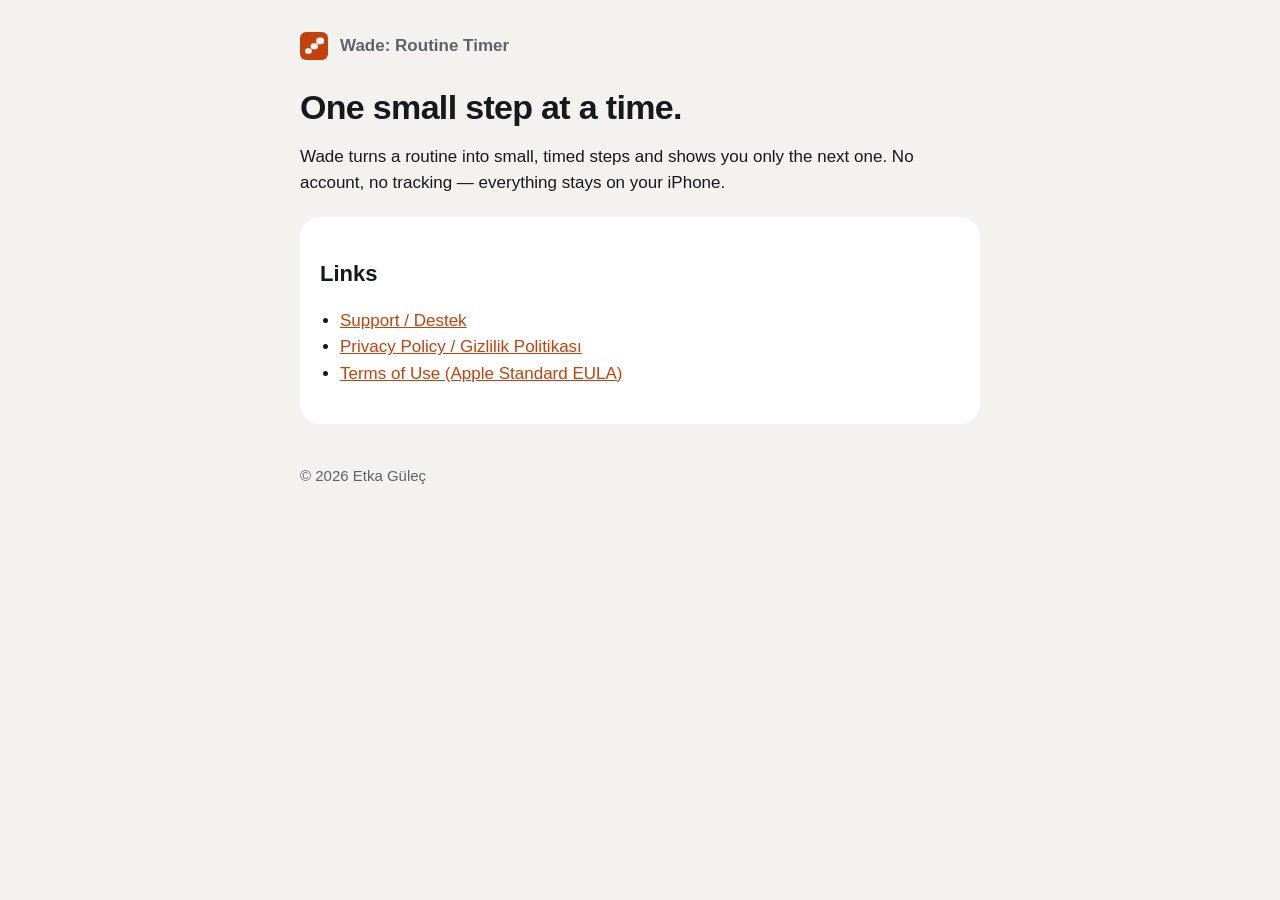
<file: index.html>
<!doctype html>
<html lang="en">
<head>
  <meta charset="utf-8">
  <meta name="viewport" content="width=device-width, initial-scale=1">
  <title>Wade: Routine Timer</title>
  <meta name="description" content="One small step at a time. A calm routine timer for iPhone.">
  <link rel="stylesheet" href="style.css">
</head>
<body>
<main>
  <header>
    <a class="brand" href="./">
      <svg width="28" height="28" viewBox="0 0 100 100" aria-hidden="true"><rect width="100" height="100" rx="22" fill="#C2410C"/><rect x="18" y="58" width="24" height="20" rx="9" fill="#F4F2EE"/><rect x="38" y="40" width="26" height="22" rx="10" fill="#F4F2EE"/><rect x="58" y="20" width="28" height="24" rx="11" fill="#F4F2EE"/></svg>
      Wade: Routine Timer
    </a>
  </header>
  <h1>One small step at a time.</h1>
  <p>Wade turns a routine into small, timed steps and shows you only the next one. No account, no tracking — everything stays on your iPhone.</p>
  <section class="card">
    <h2>Links</h2>
    <ul>
      <li><a href="support.html">Support / Destek</a></li>
      <li><a href="privacy.html">Privacy Policy / Gizlilik Politikası</a></li>
      <li><a href="https://www.apple.com/legal/internet-services/itunes/dev/stdeula/">Terms of Use (Apple Standard EULA)</a></li>
    </ul>
  </section>
  <footer class="muted">© 2026 Etka Güleç</footer>
</main>
</body>
</html>
</file>
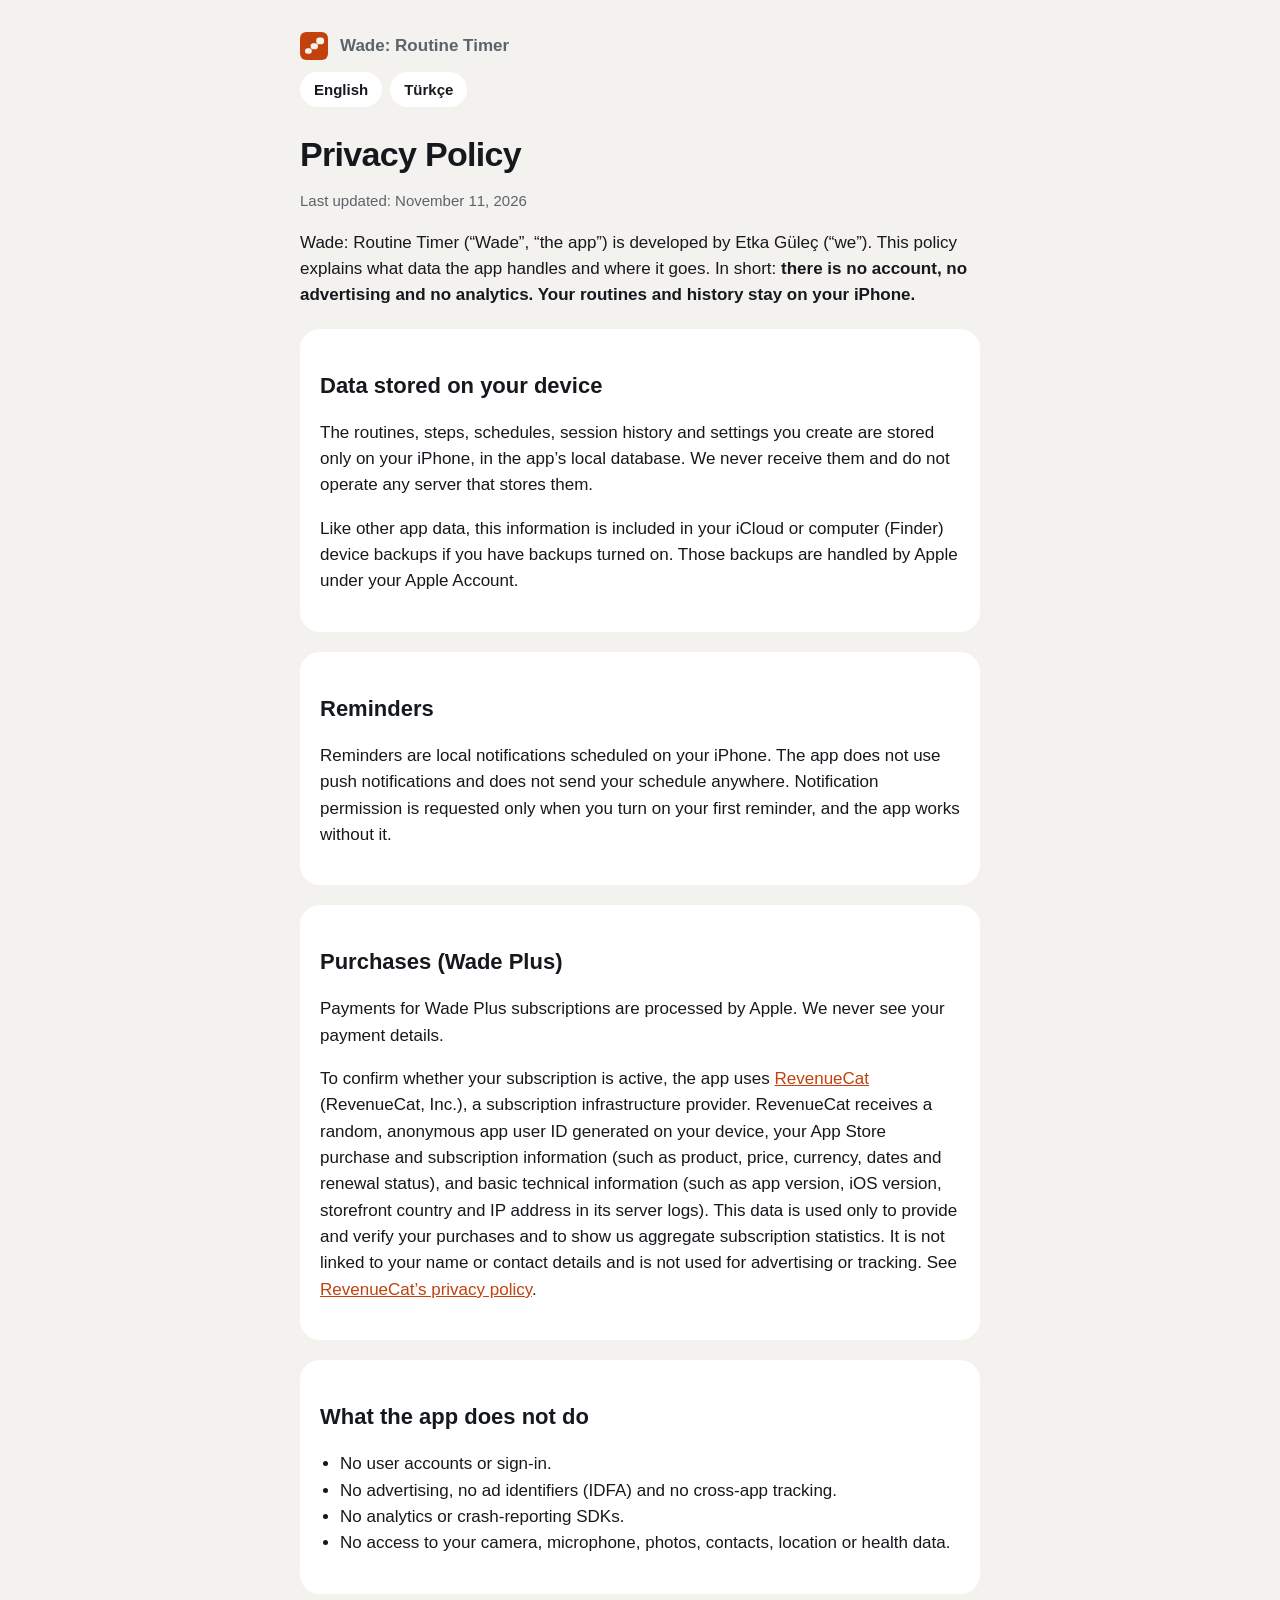
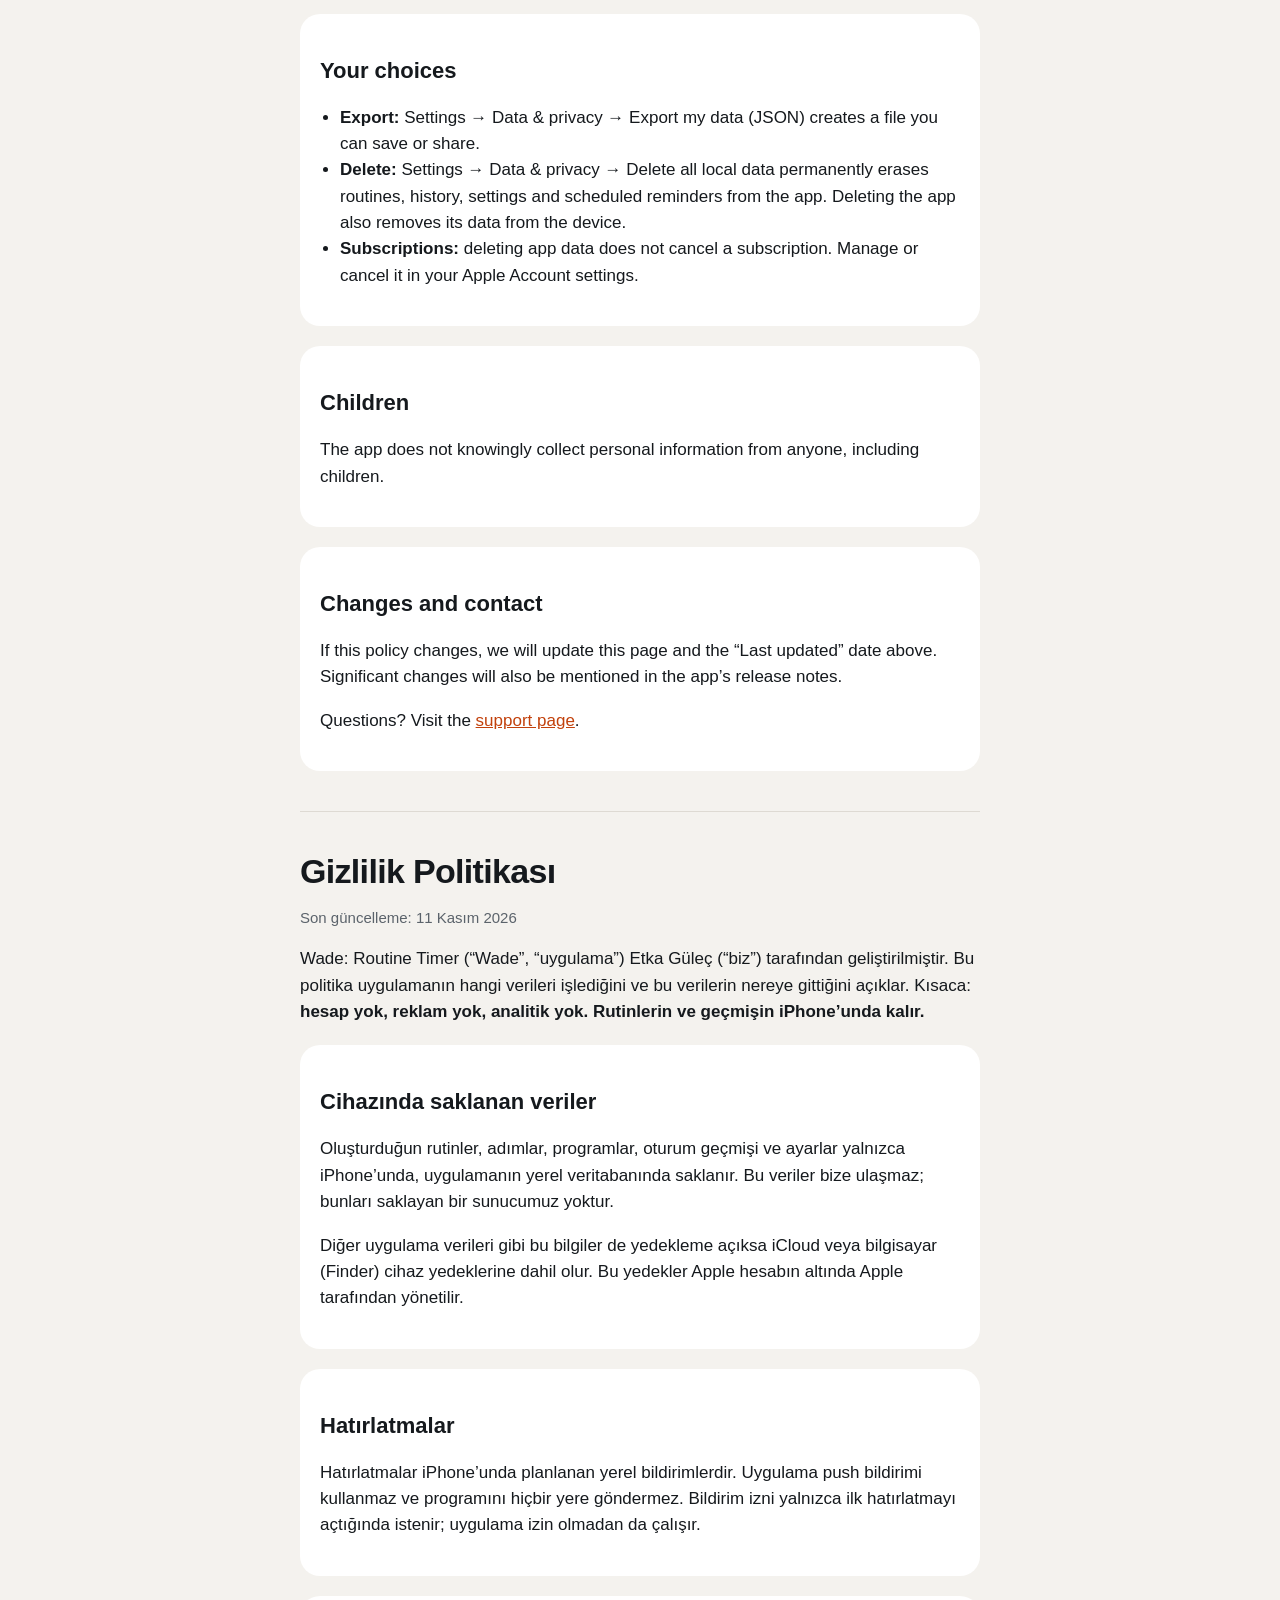
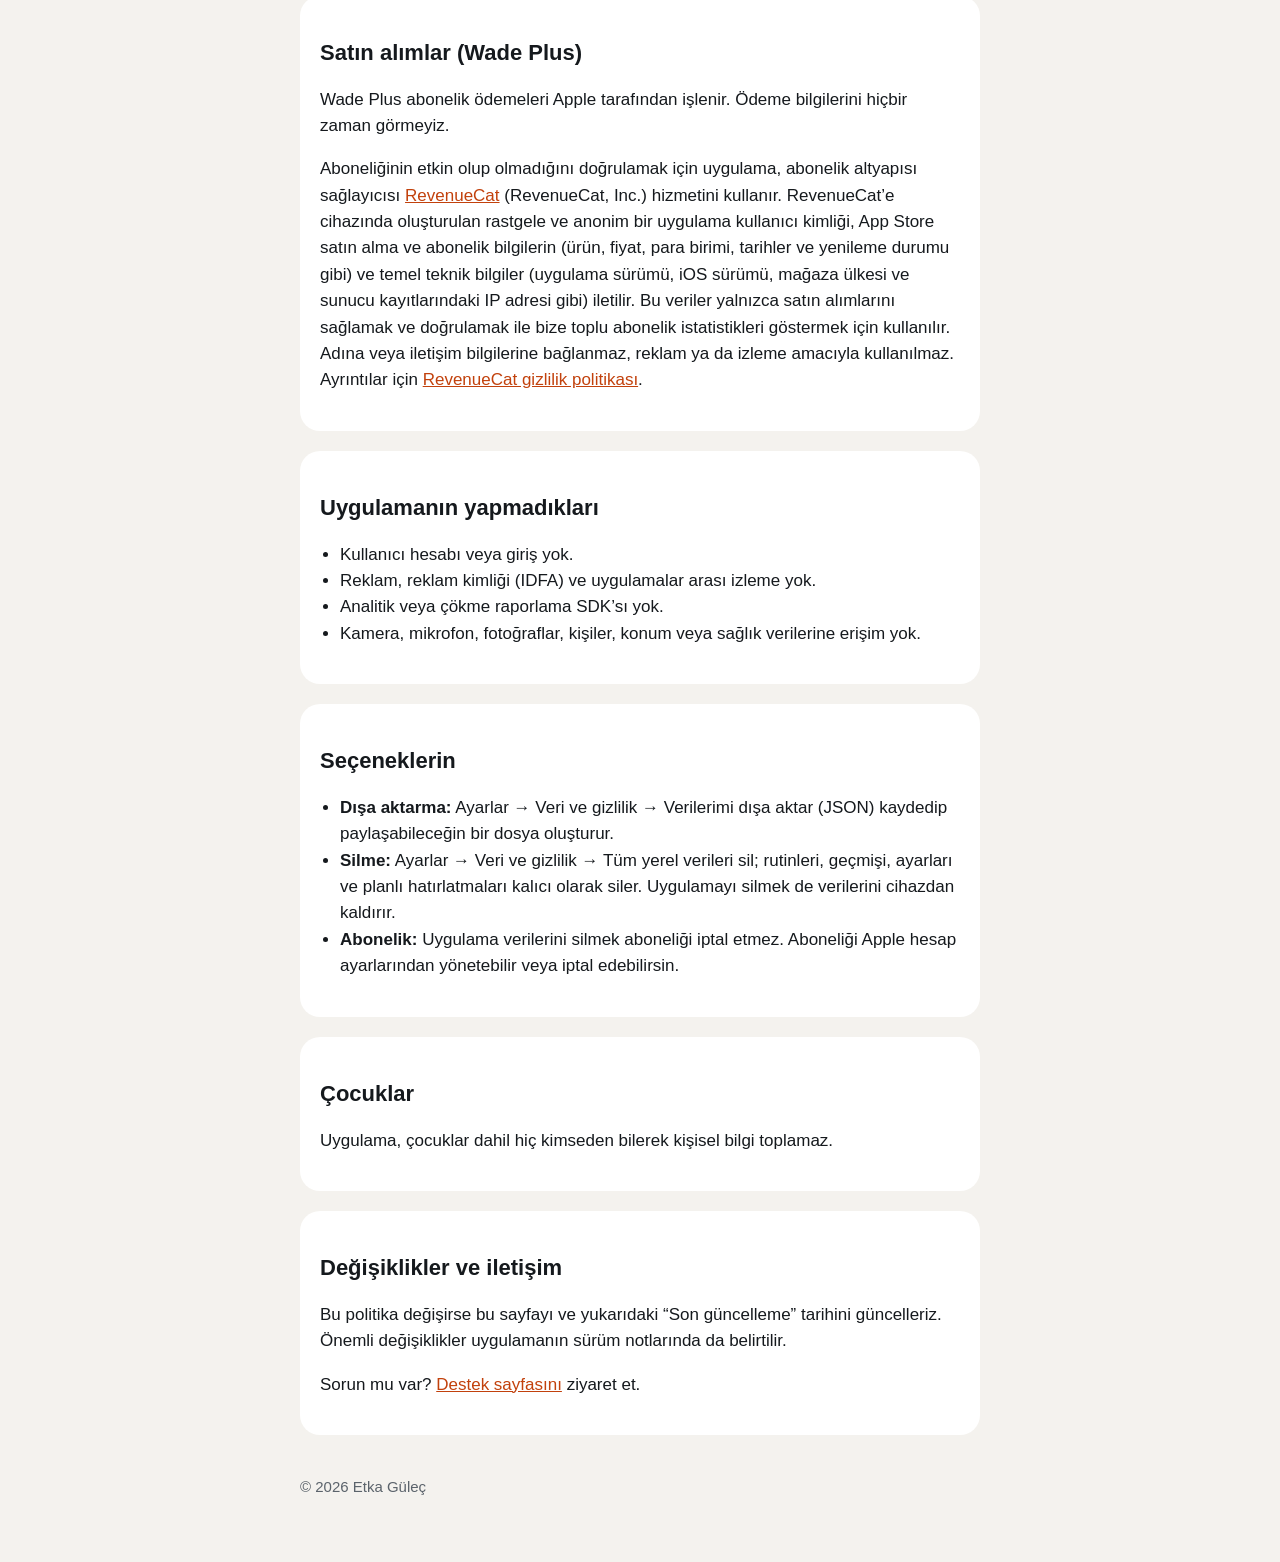
<file: privacy.html>
<!doctype html>
<html lang="en">
<head>
  <meta charset="utf-8">
  <meta name="viewport" content="width=device-width, initial-scale=1">
  <title>Privacy Policy · Wade: Routine Timer</title>
  <meta name="description" content="Privacy policy for Wade: Routine Timer (iOS).">
  <link rel="stylesheet" href="style.css">
</head>
<body>
<main>
  <header>
    <a class="brand" href="./">
      <svg width="28" height="28" viewBox="0 0 100 100" aria-hidden="true"><rect width="100" height="100" rx="22" fill="#C2410C"/><rect x="18" y="58" width="24" height="20" rx="9" fill="#F4F2EE"/><rect x="38" y="40" width="26" height="22" rx="10" fill="#F4F2EE"/><rect x="58" y="20" width="28" height="24" rx="11" fill="#F4F2EE"/></svg>
      Wade: Routine Timer
    </a>
    <nav class="lang"><a href="#en">English</a><a href="#tr">Türkçe</a></nav>
  </header>

  <article id="en" lang="en">
    <h1>Privacy Policy</h1>
    <p class="muted">Last updated: November 11, 2026</p>

    <p>Wade: Routine Timer (“Wade”, “the app”) is developed by Etka Güleç (“we”). This policy explains what data the app handles and where it goes. In short: <strong>there is no account, no advertising and no analytics. Your routines and history stay on your iPhone.</strong></p>

    <section class="card">
      <h2>Data stored on your device</h2>
      <p>The routines, steps, schedules, session history and settings you create are stored only on your iPhone, in the app’s local database. We never receive them and do not operate any server that stores them.</p>
      <p>Like other app data, this information is included in your iCloud or computer (Finder) device backups if you have backups turned on. Those backups are handled by Apple under your Apple Account.</p>
    </section>

    <section class="card">
      <h2>Reminders</h2>
      <p>Reminders are local notifications scheduled on your iPhone. The app does not use push notifications and does not send your schedule anywhere. Notification permission is requested only when you turn on your first reminder, and the app works without it.</p>
    </section>

    <section class="card">
      <h2>Purchases (Wade Plus)</h2>
      <p>Payments for Wade Plus subscriptions are processed by Apple. We never see your payment details.</p>
      <p>To confirm whether your subscription is active, the app uses <a href="https://www.revenuecat.com/">RevenueCat</a> (RevenueCat, Inc.), a subscription infrastructure provider. RevenueCat receives a random, anonymous app user ID generated on your device, your App Store purchase and subscription information (such as product, price, currency, dates and renewal status), and basic technical information (such as app version, iOS version, storefront country and IP address in its server logs). This data is used only to provide and verify your purchases and to show us aggregate subscription statistics. It is not linked to your name or contact details and is not used for advertising or tracking. See <a href="https://www.revenuecat.com/privacy/">RevenueCat’s privacy policy</a>.</p>
    </section>

    <section class="card">
      <h2>What the app does not do</h2>
      <ul>
        <li>No user accounts or sign-in.</li>
        <li>No advertising, no ad identifiers (IDFA) and no cross-app tracking.</li>
        <li>No analytics or crash-reporting SDKs.</li>
        <li>No access to your camera, microphone, photos, contacts, location or health data.</li>
      </ul>
    </section>

    <section class="card">
      <h2>Your choices</h2>
      <ul>
        <li><strong>Export:</strong> Settings → Data &amp; privacy → Export my data (JSON) creates a file you can save or share.</li>
        <li><strong>Delete:</strong> Settings → Data &amp; privacy → Delete all local data permanently erases routines, history, settings and scheduled reminders from the app. Deleting the app also removes its data from the device.</li>
        <li><strong>Subscriptions:</strong> deleting app data does not cancel a subscription. Manage or cancel it in your Apple Account settings.</li>
      </ul>
    </section>

    <section class="card">
      <h2>Children</h2>
      <p>The app does not knowingly collect personal information from anyone, including children.</p>
    </section>

    <section class="card">
      <h2>Changes and contact</h2>
      <p>If this policy changes, we will update this page and the “Last updated” date above. Significant changes will also be mentioned in the app’s release notes.</p>
      <p>Questions? Visit the <a href="support.html">support page</a>.</p>
    </section>
  </article>

  <hr>

  <article id="tr" lang="tr">
    <h1>Gizlilik Politikası</h1>
    <p class="muted">Son güncelleme: 11 Kasım 2026</p>

    <p>Wade: Routine Timer (“Wade”, “uygulama”) Etka Güleç (“biz”) tarafından geliştirilmiştir. Bu politika uygulamanın hangi verileri işlediğini ve bu verilerin nereye gittiğini açıklar. Kısaca: <strong>hesap yok, reklam yok, analitik yok. Rutinlerin ve geçmişin iPhone’unda kalır.</strong></p>

    <section class="card">
      <h2>Cihazında saklanan veriler</h2>
      <p>Oluşturduğun rutinler, adımlar, programlar, oturum geçmişi ve ayarlar yalnızca iPhone’unda, uygulamanın yerel veritabanında saklanır. Bu veriler bize ulaşmaz; bunları saklayan bir sunucumuz yoktur.</p>
      <p>Diğer uygulama verileri gibi bu bilgiler de yedekleme açıksa iCloud veya bilgisayar (Finder) cihaz yedeklerine dahil olur. Bu yedekler Apple hesabın altında Apple tarafından yönetilir.</p>
    </section>

    <section class="card">
      <h2>Hatırlatmalar</h2>
      <p>Hatırlatmalar iPhone’unda planlanan yerel bildirimlerdir. Uygulama push bildirimi kullanmaz ve programını hiçbir yere göndermez. Bildirim izni yalnızca ilk hatırlatmayı açtığında istenir; uygulama izin olmadan da çalışır.</p>
    </section>

    <section class="card">
      <h2>Satın alımlar (Wade Plus)</h2>
      <p>Wade Plus abonelik ödemeleri Apple tarafından işlenir. Ödeme bilgilerini hiçbir zaman görmeyiz.</p>
      <p>Aboneliğinin etkin olup olmadığını doğrulamak için uygulama, abonelik altyapısı sağlayıcısı <a href="https://www.revenuecat.com/">RevenueCat</a> (RevenueCat, Inc.) hizmetini kullanır. RevenueCat’e cihazında oluşturulan rastgele ve anonim bir uygulama kullanıcı kimliği, App Store satın alma ve abonelik bilgilerin (ürün, fiyat, para birimi, tarihler ve yenileme durumu gibi) ve temel teknik bilgiler (uygulama sürümü, iOS sürümü, mağaza ülkesi ve sunucu kayıtlarındaki IP adresi gibi) iletilir. Bu veriler yalnızca satın alımlarını sağlamak ve doğrulamak ile bize toplu abonelik istatistikleri göstermek için kullanılır. Adına veya iletişim bilgilerine bağlanmaz, reklam ya da izleme amacıyla kullanılmaz. Ayrıntılar için <a href="https://www.revenuecat.com/privacy/">RevenueCat gizlilik politikası</a>.</p>
    </section>

    <section class="card">
      <h2>Uygulamanın yapmadıkları</h2>
      <ul>
        <li>Kullanıcı hesabı veya giriş yok.</li>
        <li>Reklam, reklam kimliği (IDFA) ve uygulamalar arası izleme yok.</li>
        <li>Analitik veya çökme raporlama SDK’sı yok.</li>
        <li>Kamera, mikrofon, fotoğraflar, kişiler, konum veya sağlık verilerine erişim yok.</li>
      </ul>
    </section>

    <section class="card">
      <h2>Seçeneklerin</h2>
      <ul>
        <li><strong>Dışa aktarma:</strong> Ayarlar → Veri ve gizlilik → Verilerimi dışa aktar (JSON) kaydedip paylaşabileceğin bir dosya oluşturur.</li>
        <li><strong>Silme:</strong> Ayarlar → Veri ve gizlilik → Tüm yerel verileri sil; rutinleri, geçmişi, ayarları ve planlı hatırlatmaları kalıcı olarak siler. Uygulamayı silmek de verilerini cihazdan kaldırır.</li>
        <li><strong>Abonelik:</strong> Uygulama verilerini silmek aboneliği iptal etmez. Aboneliği Apple hesap ayarlarından yönetebilir veya iptal edebilirsin.</li>
      </ul>
    </section>

    <section class="card">
      <h2>Çocuklar</h2>
      <p>Uygulama, çocuklar dahil hiç kimseden bilerek kişisel bilgi toplamaz.</p>
    </section>

    <section class="card">
      <h2>Değişiklikler ve iletişim</h2>
      <p>Bu politika değişirse bu sayfayı ve yukarıdaki “Son güncelleme” tarihini güncelleriz. Önemli değişiklikler uygulamanın sürüm notlarında da belirtilir.</p>
      <p>Sorun mu var? <a href="support.html">Destek sayfasını</a> ziyaret et.</p>
    </section>
  </article>

  <footer class="muted">© 2026 Etka Güleç</footer>
</main>
</body>
</html>
</file>
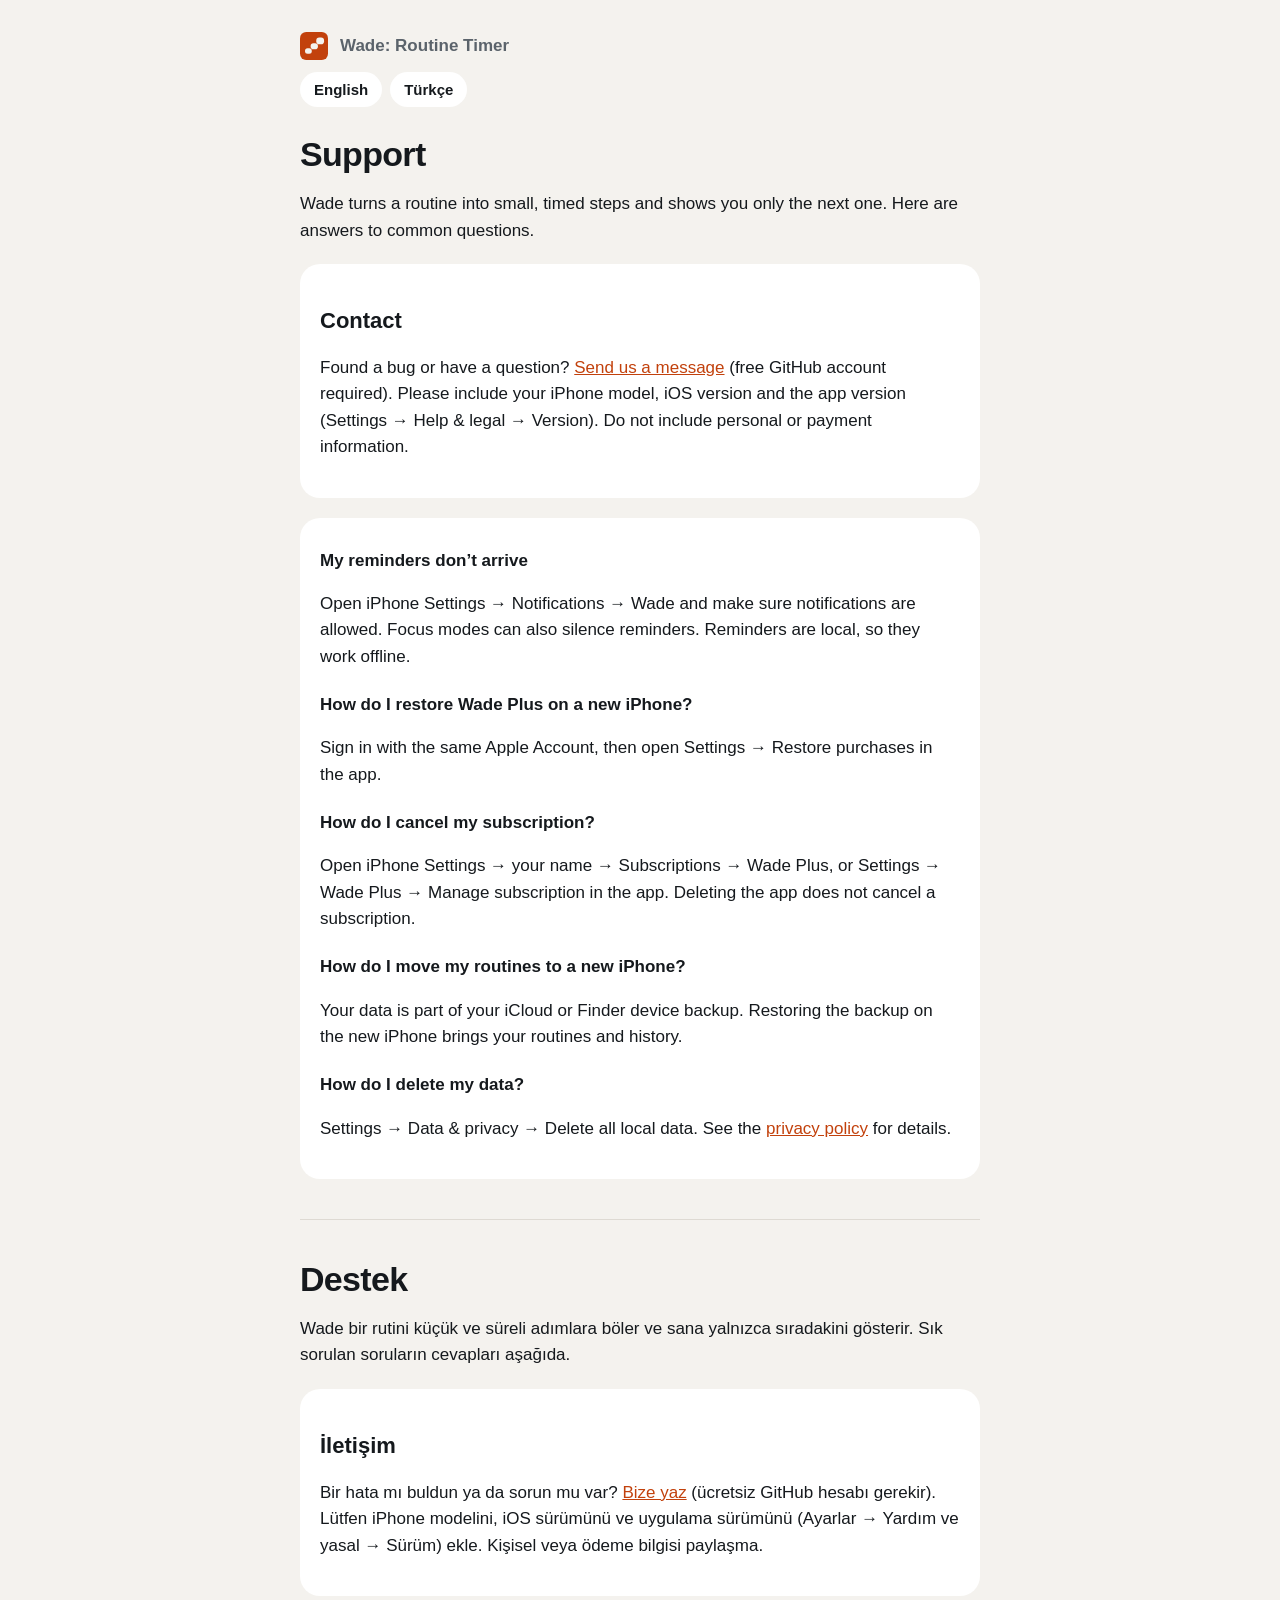
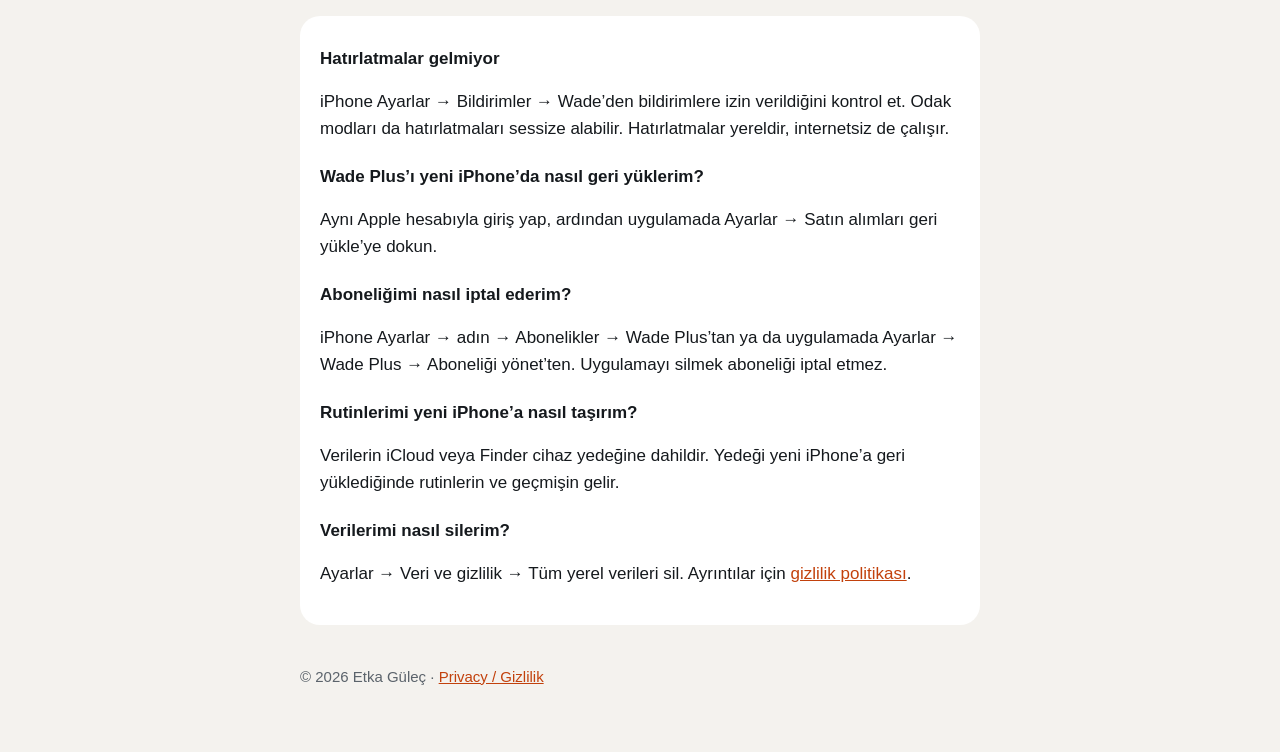
<file: support.html>
<!doctype html>
<html lang="en">
<head>
  <meta charset="utf-8">
  <meta name="viewport" content="width=device-width, initial-scale=1">
  <title>Support · Wade: Routine Timer</title>
  <meta name="description" content="Help and contact for Wade: Routine Timer (iOS).">
  <link rel="stylesheet" href="style.css">
</head>
<body>
<main>
  <header>
    <a class="brand" href="./">
      <svg width="28" height="28" viewBox="0 0 100 100" aria-hidden="true"><rect width="100" height="100" rx="22" fill="#C2410C"/><rect x="18" y="58" width="24" height="20" rx="9" fill="#F4F2EE"/><rect x="38" y="40" width="26" height="22" rx="10" fill="#F4F2EE"/><rect x="58" y="20" width="28" height="24" rx="11" fill="#F4F2EE"/></svg>
      Wade: Routine Timer
    </a>
    <nav class="lang"><a href="#en">English</a><a href="#tr">Türkçe</a></nav>
  </header>

  <article id="en" lang="en">
    <h1>Support</h1>
    <p>Wade turns a routine into small, timed steps and shows you only the next one. Here are answers to common questions.</p>

    <section class="card">
      <h2>Contact</h2>
      <p>Found a bug or have a question? <a href="https://github.com/keremerylmz/wade-legal/issues/new">Send us a message</a> (free GitHub account required). Please include your iPhone model, iOS version and the app version (Settings → Help &amp; legal → Version). Do not include personal or payment information.</p>
    </section>

    <section class="card">
      <h3>My reminders don’t arrive</h3>
      <p>Open iPhone Settings → Notifications → Wade and make sure notifications are allowed. Focus modes can also silence reminders. Reminders are local, so they work offline.</p>
      <h3>How do I restore Wade Plus on a new iPhone?</h3>
      <p>Sign in with the same Apple Account, then open Settings → Restore purchases in the app.</p>
      <h3>How do I cancel my subscription?</h3>
      <p>Open iPhone Settings → your name → Subscriptions → Wade Plus, or Settings → Wade Plus → Manage subscription in the app. Deleting the app does not cancel a subscription.</p>
      <h3>How do I move my routines to a new iPhone?</h3>
      <p>Your data is part of your iCloud or Finder device backup. Restoring the backup on the new iPhone brings your routines and history.</p>
      <h3>How do I delete my data?</h3>
      <p>Settings → Data &amp; privacy → Delete all local data. See the <a href="privacy.html">privacy policy</a> for details.</p>
    </section>
  </article>

  <hr>

  <article id="tr" lang="tr">
    <h1>Destek</h1>
    <p>Wade bir rutini küçük ve süreli adımlara böler ve sana yalnızca sıradakini gösterir. Sık sorulan soruların cevapları aşağıda.</p>

    <section class="card">
      <h2>İletişim</h2>
      <p>Bir hata mı buldun ya da sorun mu var? <a href="https://github.com/keremerylmz/wade-legal/issues/new">Bize yaz</a> (ücretsiz GitHub hesabı gerekir). Lütfen iPhone modelini, iOS sürümünü ve uygulama sürümünü (Ayarlar → Yardım ve yasal → Sürüm) ekle. Kişisel veya ödeme bilgisi paylaşma.</p>
    </section>

    <section class="card">
      <h3>Hatırlatmalar gelmiyor</h3>
      <p>iPhone Ayarlar → Bildirimler → Wade’den bildirimlere izin verildiğini kontrol et. Odak modları da hatırlatmaları sessize alabilir. Hatırlatmalar yereldir, internetsiz de çalışır.</p>
      <h3>Wade Plus’ı yeni iPhone’da nasıl geri yüklerim?</h3>
      <p>Aynı Apple hesabıyla giriş yap, ardından uygulamada Ayarlar → Satın alımları geri yükle’ye dokun.</p>
      <h3>Aboneliğimi nasıl iptal ederim?</h3>
      <p>iPhone Ayarlar → adın → Abonelikler → Wade Plus’tan ya da uygulamada Ayarlar → Wade Plus → Aboneliği yönet’ten. Uygulamayı silmek aboneliği iptal etmez.</p>
      <h3>Rutinlerimi yeni iPhone’a nasıl taşırım?</h3>
      <p>Verilerin iCloud veya Finder cihaz yedeğine dahildir. Yedeği yeni iPhone’a geri yüklediğinde rutinlerin ve geçmişin gelir.</p>
      <h3>Verilerimi nasıl silerim?</h3>
      <p>Ayarlar → Veri ve gizlilik → Tüm yerel verileri sil. Ayrıntılar için <a href="privacy.html">gizlilik politikası</a>.</p>
    </section>
  </article>

  <footer class="muted">© 2026 Etka Güleç · <a href="privacy.html">Privacy / Gizlilik</a></footer>
</main>
</body>
</html>
</file>
<file: style.css>
:root {
  --bg: #f4f2ee;
  --surface: #ffffff;
  --ink: #15191d;
  --secondary: #5b636b;
  --separator: #dedad3;
  --accent: #c2410c;
}
@media (prefers-color-scheme: dark) {
  :root {
    --bg: #0f1214;
    --surface: #1b2025;
    --ink: #f2f3f4;
    --secondary: #a2aab2;
    --separator: #2a3036;
    --accent: #ff8a5b;
  }
}
* { box-sizing: border-box; }
html { -webkit-text-size-adjust: 100%; }
body {
  margin: 0;
  background: var(--bg);
  color: var(--ink);
  font: 17px/1.55 -apple-system, BlinkMacSystemFont, "SF Pro Text", "Segoe UI", Roboto, Helvetica, Arial, sans-serif;
}
main { max-width: 720px; margin: 0 auto; padding: 32px 20px 64px; }
header { margin-bottom: 28px; }
.brand { display: flex; align-items: center; gap: 12px; color: var(--secondary); font-weight: 600; text-decoration: none; }
.brand svg { flex: none; }
h1 { font-size: 34px; line-height: 1.15; letter-spacing: -0.02em; margin: 18px 0 6px; }
h2 { font-size: 22px; margin: 32px 0 8px; }
h3 { font-size: 17px; margin: 22px 0 4px; }
p, li { color: var(--ink); }
.muted { color: var(--secondary); font-size: 15px; }
nav.lang { display: flex; gap: 8px; margin-top: 12px; }
nav.lang a {
  padding: 6px 14px; border-radius: 999px; background: var(--surface);
  color: var(--ink); text-decoration: none; font-size: 15px; font-weight: 600;
}
section.card { background: var(--surface); border-radius: 20px; padding: 8px 20px 20px; margin-top: 20px; }
a { color: var(--accent); }
ul { padding-left: 20px; }
hr { border: 0; height: 1px; background: var(--separator); margin: 40px 0; }
footer { margin-top: 40px; }
</file>
